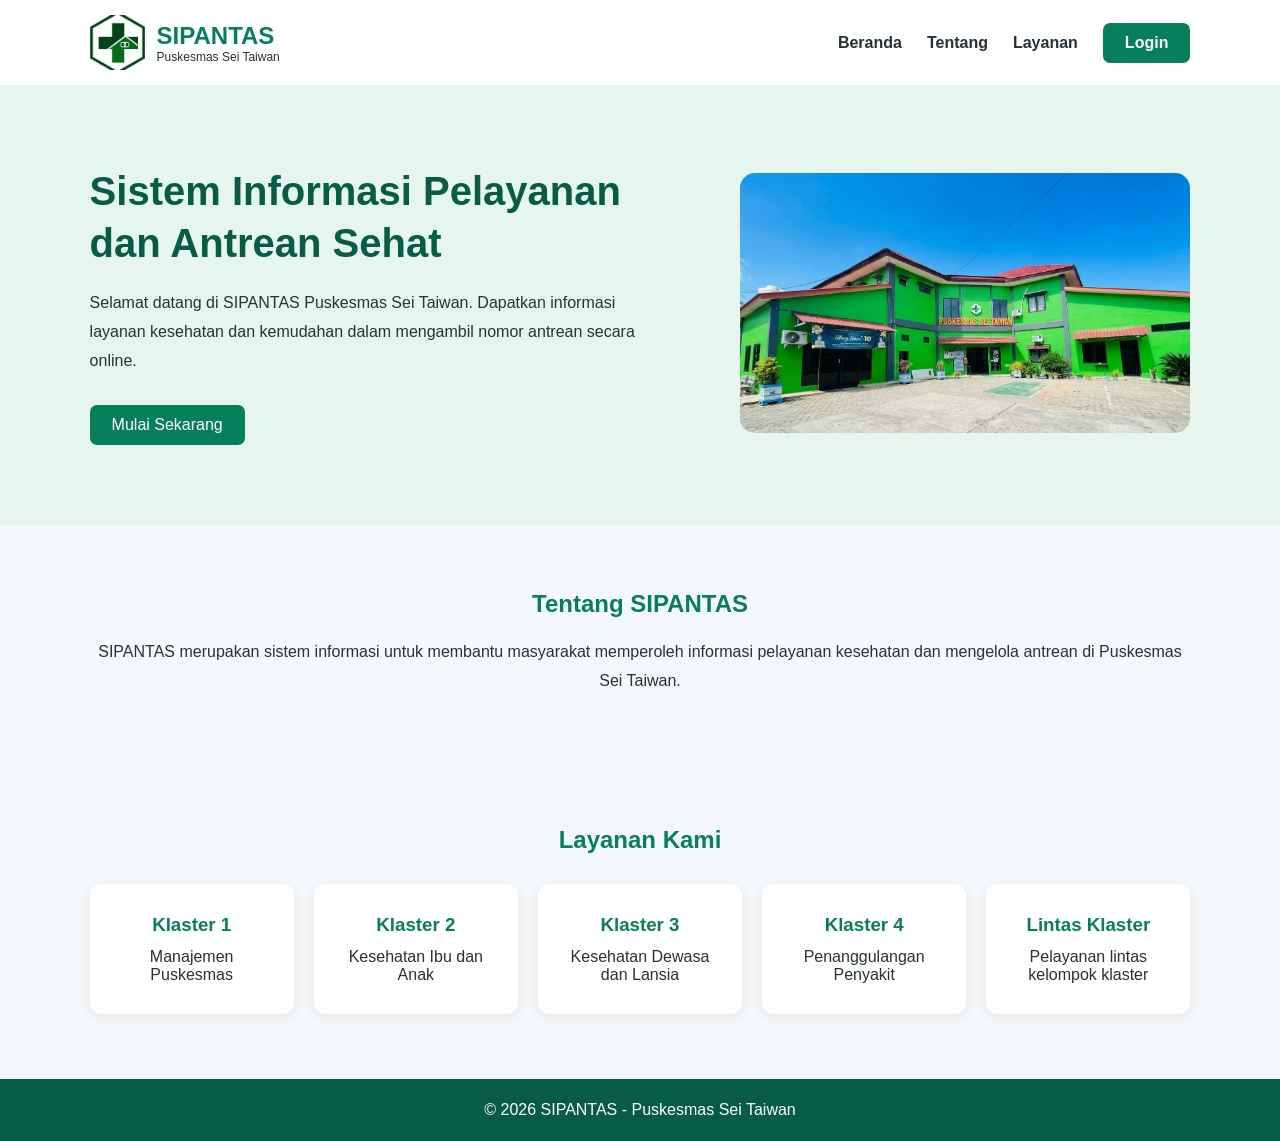
<file: index.html>
<!DOCTYPE html>
<html lang="id">
<head>
    <meta charset="UTF-8">
    <meta name="viewport" content="width=device-width, initial-scale=1.0">
    <title>SIPANTAS - Puskesmas Sei Taiwan</title>

    <link rel="stylesheet" href="css/style.css">
</head>
<body>

    <header class="navbar">
        <div class="logo">
            <img src="gambar/logo-puskesmas.png" alt="Logo Puskesmas">
            <div>
                <h2>SIPANTAS</h2>
                <p>Puskesmas Sei Taiwan</p>
            </div>
        </div>

        <nav>
            <a href="index.html">Beranda</a>
            <a href="#tentang">Tentang</a>
            <a href="#layanan">Layanan</a>
            <a href="login.html" class="btn-login">Login</a>
        </nav>
    </header>

    <main>
        <section class="hero">
            <div class="hero-content">
                <h1>Sistem Informasi Pelayanan dan Antrean Sehat</h1>

                <p>
                    Selamat datang di SIPANTAS Puskesmas Sei Taiwan.
                    Dapatkan informasi layanan kesehatan dan kemudahan
                    dalam mengambil nomor antrean secara online.
                </p>

                <a href="login.html" class="btn-primary">
                    Mulai Sekarang
                </a>
            </div>

            <div class="hero-image">
                <img src="gambar/Puskemas.png" alt="Puskesmas Sei Taiwan">
            </div>
        </section>

        <section id="tentang" class="section">
            <h2>Tentang SIPANTAS</h2>
            <p>
                SIPANTAS merupakan sistem informasi untuk membantu
                masyarakat memperoleh informasi pelayanan kesehatan
                dan mengelola antrean di Puskesmas Sei Taiwan.
            </p>
        </section>

        <section id="layanan" class="section">
            <h2>Layanan Kami</h2>

            <div class="service-container">
                <div class="service-card">
                    <h3>Klaster 1</h3>
                    <p>Manajemen Puskesmas</p>
                </div>

                <div class="service-card">
                    <h3>Klaster 2</h3>
                    <p>Kesehatan Ibu dan Anak</p>
                </div>

                <div class="service-card">
                    <h3>Klaster 3</h3>
                    <p>Kesehatan Dewasa dan Lansia</p>
                </div>

                <div class="service-card">
                    <h3>Klaster 4</h3>
                    <p>Penanggulangan Penyakit</p>
                </div>

                <div class="service-card">
                    <h3>Lintas Klaster</h3>
                    <p>Pelayanan lintas kelompok klaster</p>
                </div>
            </div>
        </section>
    </main>

    <footer>
        <p>&copy; 2026 SIPANTAS - Puskesmas Sei Taiwan</p>
    </footer>

</body>
</html>
</file>
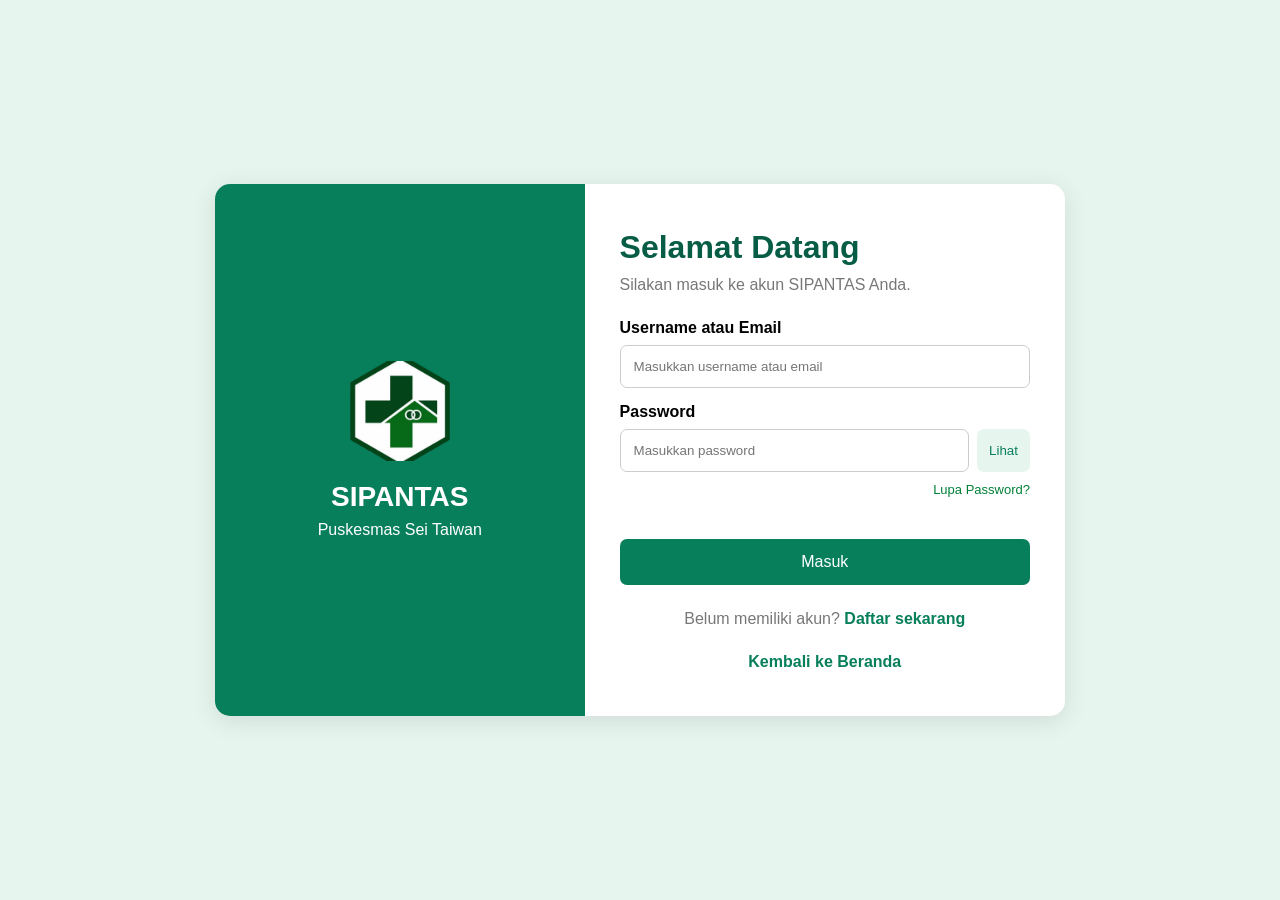
<file: login.html>
<!DOCTYPE html>
<html lang="id">
<head>
    <meta charset="UTF-8">
    <meta name="viewport" content="width=device-width, initial-scale=1.0">
    <title>Login - SIPANTAS</title>
    <link rel="stylesheet" href="css/login.css">
</head>
<body>

    <div class="login-container">

        <div class="login-logo">
            <img src="gambar/logo-puskesmas.png" alt="Logo Puskesmas">
            <h2>SIPANTAS</h2>
            <p>Puskesmas Sei Taiwan</p>
        </div>

        <div class="login-form">

            <h1>Selamat Datang</h1>
            <p>Silakan masuk ke akun SIPANTAS Anda.</p>

            <form action="api/login.php" method="POST">

                <label for="username">Username atau Email</label>
                <input
                    type="text"
                    id="username"
                    name="username"
                    placeholder="Masukkan username atau email"
                    required
                >

                <label for="password">Password</label>
                <div class="password-box">
                    <input
                        type="password"
                        id="password"
                        name="password"
                        placeholder="Masukkan password"
                        required
                    >
                    <button type="button" id="togglePassword">
                        Lihat
                    </button>
                </div>

                <!-- TAMBAHAN: Tautan Lupa Password -->
                <div style="text-align: right; margin: 8px 0 16px 0;">
                    <a href="lupa-password.php" style="font-size: 13px; color: #008037; text-decoration: none; font-weight: 500;">
                        Lupa Password?
                    </a>
                </div>

                <button type="submit" class="btn-login">
                    Masuk
                </button>

            </form>

            <p class="register-link">
                Belum memiliki akun?
                <a href="register.html">Daftar sekarang</a>
            </p>

            <a href="index.html" class="back-link">
                Kembali ke Beranda
            </a>

        </div>

    </div>

    <script src="js/login.js"></script>

</body>
</html>
</file>
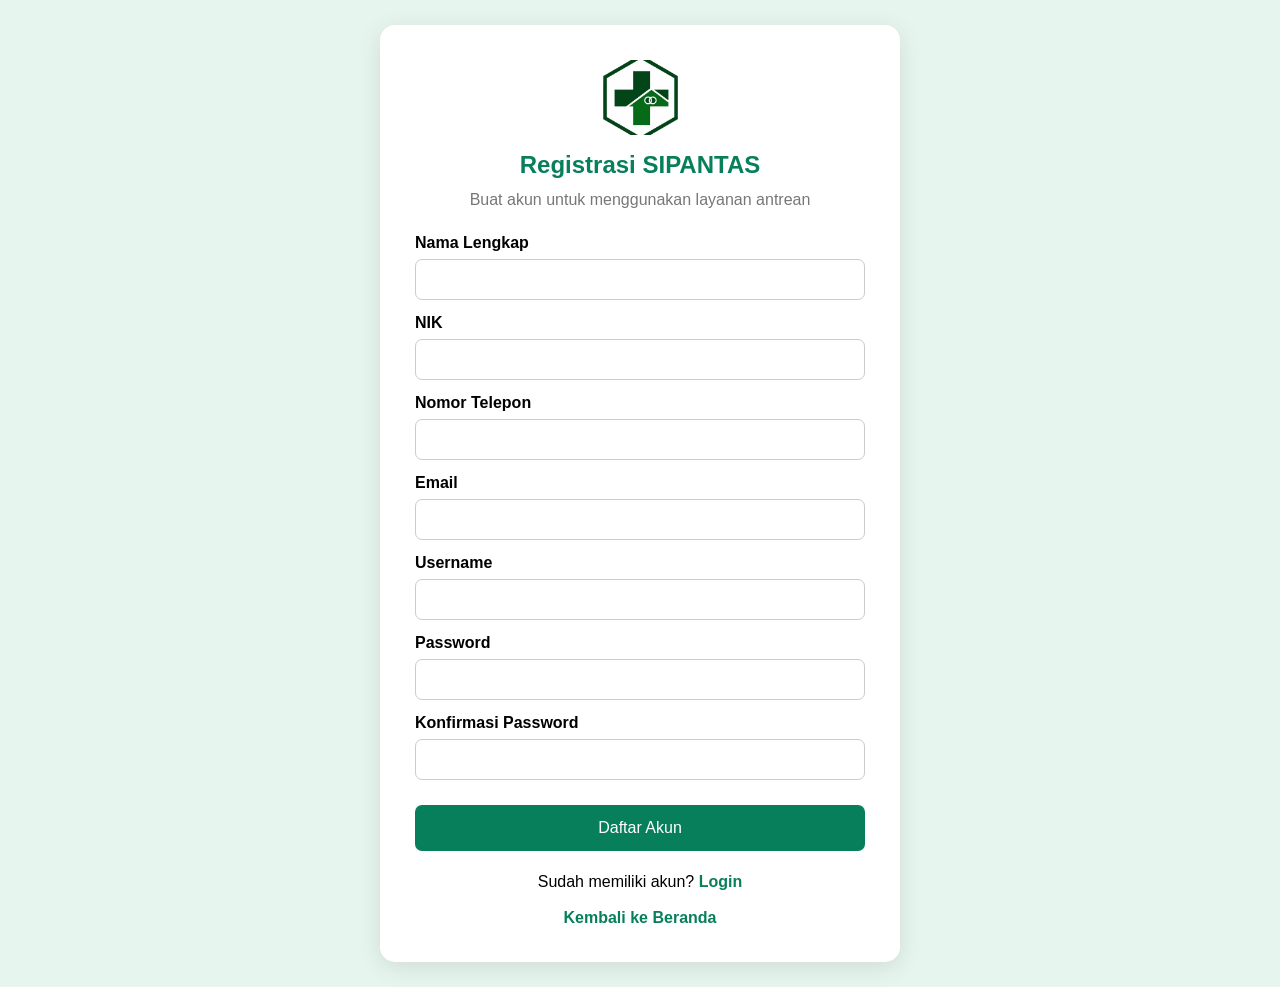
<file: register.html>
<!DOCTYPE html>
<html lang="id">
<head>
    <meta charset="UTF-8">
    <meta name="viewport" content="width=device-width, initial-scale=1.0">
    <title>Registrasi - SIPANTAS</title>
    <link rel="stylesheet" href="css/register.css">
</head>
<body>

    <div class="register-container">

        <div class="register-header">
            <img src="gambar/logo-puskesmas.png" alt="Logo Puskesmas">
            <h2>Registrasi SIPANTAS</h2>
            <p>Buat akun untuk menggunakan layanan antrean</p>
        </div>

        <form action="api/proses-register.php" method="POST">

            <label>Nama Lengkap</label>
            <input type="text" name="nama" required>

            <label>NIK</label>
            <input
                type="text"
                name="nik"
                inputmode="numeric"
                maxlength="16"
                minlength="16"
                pattern="[0-9]{16}"
                required
            >

            <label>Nomor Telepon</label>
            <input type="tel" name="telepon" required>

            <label>Email</label>
            <input type="email" name="email" required>

            <label>Username</label>
            <input type="text" name="username" required>

            <label>Password</label>
            <input type="password" name="password" minlength="8" required>

            <label>Konfirmasi Password</label>
            <input type="password" name="konfirmasi_password" minlength="8" required>

            <button type="submit">Daftar Akun</button>

        </form>

        <p class="login-link">
            Sudah memiliki akun?
            <a href="login.html">Login</a>
        </p>

        <a href="index.html" class="back-link">Kembali ke Beranda</a>

    </div>

    <script src="js/register.js"></script>
</body>
</html>
</file>
<file: css/style.css>
* {
    margin: 0;
    padding: 0;
    box-sizing: border-box;
}

body {
    font-family: Arial, sans-serif;
    background: #f5f8fa;
    color: #263238;
}

.navbar {
    display: flex;
    justify-content: space-between;
    align-items: center;
    padding: 15px 7%;
    background: white;
    box-shadow: 0 2px 10px rgba(0,0,0,0.08);
}

.logo {
    display: flex;
    align-items: center;
    gap: 12px;
}

.logo img {
    width: 55px;
    height: 55px;
    object-fit: contain;
}

.logo h2 {
    color: #087f5b;
}

.logo p {
    font-size: 12px;
}

nav {
    display: flex;
    align-items: center;
    gap: 25px;
}

nav a {
    text-decoration: none;
    color: #263238;
    font-weight: bold;
}

.btn-login,
.btn-primary {
    background: #087f5b;
    color: white;
    padding: 11px 22px;
    border-radius: 7px;
}

.hero {
    display: flex;
    align-items: center;
    justify-content: space-between;
    gap: 40px;
    padding: 80px 7%;
    background: #e7f5ef;
}

.hero-content {
    max-width: 550px;
}

.hero-content h1 {
    font-size: 40px;
    line-height: 1.3;
    margin-bottom: 20px;
    color: #075c45;
}

.hero-content p {
    line-height: 1.8;
    margin-bottom: 30px;
}

.btn-primary {
    display: inline-block;
    text-decoration: none;
}

.hero-image img {
    width: 100%;
    max-width: 450px;
    border-radius: 15px;
}

.section {
    padding: 65px 7%;
    text-align: center;
}

.section h2 {
    color: #087f5b;
    margin-bottom: 20px;
}

.section > p {
    line-height: 1.8;
}

.service-container {
    display: grid;
    grid-template-columns: repeat(auto-fit, minmax(180px, 1fr));
    gap: 20px;
    margin-top: 30px;
}

.service-card {
    background: white;
    padding: 30px 20px;
    border-radius: 12px;
    box-shadow: 0 3px 12px rgba(0,0,0,0.07);
}

.service-card h3 {
    color: #087f5b;
    margin-bottom: 12px;
}

footer {
    text-align: center;
    padding: 22px;
    background: #075c45;
    color: white;
}

@media (max-width: 768px) {
    .navbar,
    .hero {
        flex-direction: column;
    }

    nav {
        flex-wrap: wrap;
        justify-content: center;
    }

    .hero-content h1 {
        font-size: 30px;
    }
}
</file>
<file: css/login.css>
* {
    margin: 0;
    padding: 0;
    box-sizing: border-box;
}

body {
    font-family: Arial, sans-serif;
    background: #e7f5ef;
    min-height: 100vh;
    display: flex;
    justify-content: center;
    align-items: center;
    padding: 20px;
}

.login-container {
    display: grid;
    grid-template-columns: 1fr 1.3fr;
    max-width: 850px;
    width: 100%;
    background: white;
    border-radius: 15px;
    overflow: hidden;
    box-shadow: 0 5px 25px rgba(0,0,0,0.1);
}

.login-logo {
    background: #087f5b;
    color: white;
    display: flex;
    flex-direction: column;
    justify-content: center;
    align-items: center;
    padding: 40px 20px;
    text-align: center;
}

.login-logo img {
    width: 100px;
    height: 100px;
    object-fit: contain;
    margin-bottom: 20px;
}

.login-logo h2 {
    font-size: 28px;
}

.login-logo p {
    margin-top: 8px;
}

.login-form {
    padding: 45px 35px;
}

.login-form h1 {
    color: #075c45;
    margin-bottom: 10px;
}

.login-form > p {
    color: #777;
    margin-bottom: 25px;
}

.login-form label {
    display: block;
    margin: 15px 0 8px;
    font-weight: bold;
}

.login-form input {
    width: 100%;
    padding: 13px;
    border: 1px solid #ccc;
    border-radius: 7px;
    outline: none;
}

.login-form input:focus {
    border-color: #087f5b;
}

.password-box {
    display: flex;
    gap: 8px;
}

.password-box button {
    padding: 0 12px;
    border: none;
    background: #e7f5ef;
    color: #087f5b;
    border-radius: 7px;
    cursor: pointer;
}

.btn-login {
    width: 100%;
    margin-top: 25px;
    padding: 14px;
    border: none;
    border-radius: 7px;
    background: #087f5b;
    color: white;
    font-size: 16px;
    cursor: pointer;
}

.btn-login:hover {
    background: #075c45;
}

.register-link {
    text-align: center;
    margin-top: 25px;
    color: #555;
}

.register-link a,
.back-link {
    color: #087f5b;
    text-decoration: none;
    font-weight: bold;
}

.back-link {
    display: block;
    text-align: center;
    margin-top: 20px;
}

@media (max-width: 650px) {
    .login-container {
        grid-template-columns: 1fr;
    }

    .login-logo {
        padding: 25px;
    }

    .login-logo img {
        width: 70px;
        height: 70px;
    }

    .login-form {
        padding: 30px 25px;
    }
}
</file>
<file: css/register.css>
* {
    margin: 0;
    padding: 0;
    box-sizing: border-box;
}

body {
    font-family: Arial, sans-serif;
    background: #e7f5ef;
    min-height: 100vh;
    display: flex;
    justify-content: center;
    align-items: center;
    padding: 25px;
}

.register-container {
    width: 100%;
    max-width: 520px;
    background: white;
    padding: 35px;
    border-radius: 15px;
    box-shadow: 0 5px 25px rgba(0,0,0,0.1);
}

.register-header {
    text-align: center;
    margin-bottom: 25px;
}

.register-header img {
    width: 75px;
    height: 75px;
    object-fit: contain;
}

.register-header h2 {
    color: #087f5b;
    margin: 12px 0;
}

.register-header p {
    color: #777;
}

form label {
    display: block;
    font-weight: bold;
    margin: 14px 0 7px;
}

form input {
    width: 100%;
    padding: 12px;
    border: 1px solid #ccc;
    border-radius: 7px;
}

form input:focus {
    outline: none;
    border-color: #087f5b;
}

form button {
    width: 100%;
    padding: 14px;
    margin-top: 25px;
    border: none;
    border-radius: 7px;
    background: #087f5b;
    color: white;
    font-size: 16px;
    cursor: pointer;
}

form button:hover {
    background: #075c45;
}

.login-link {
    text-align: center;
    margin-top: 22px;
}

.login-link a,
.back-link {
    color: #087f5b;
    text-decoration: none;
    font-weight: bold;
}

.back-link {
    display: block;
    text-align: center;
    margin-top: 18px;
}
</file>
